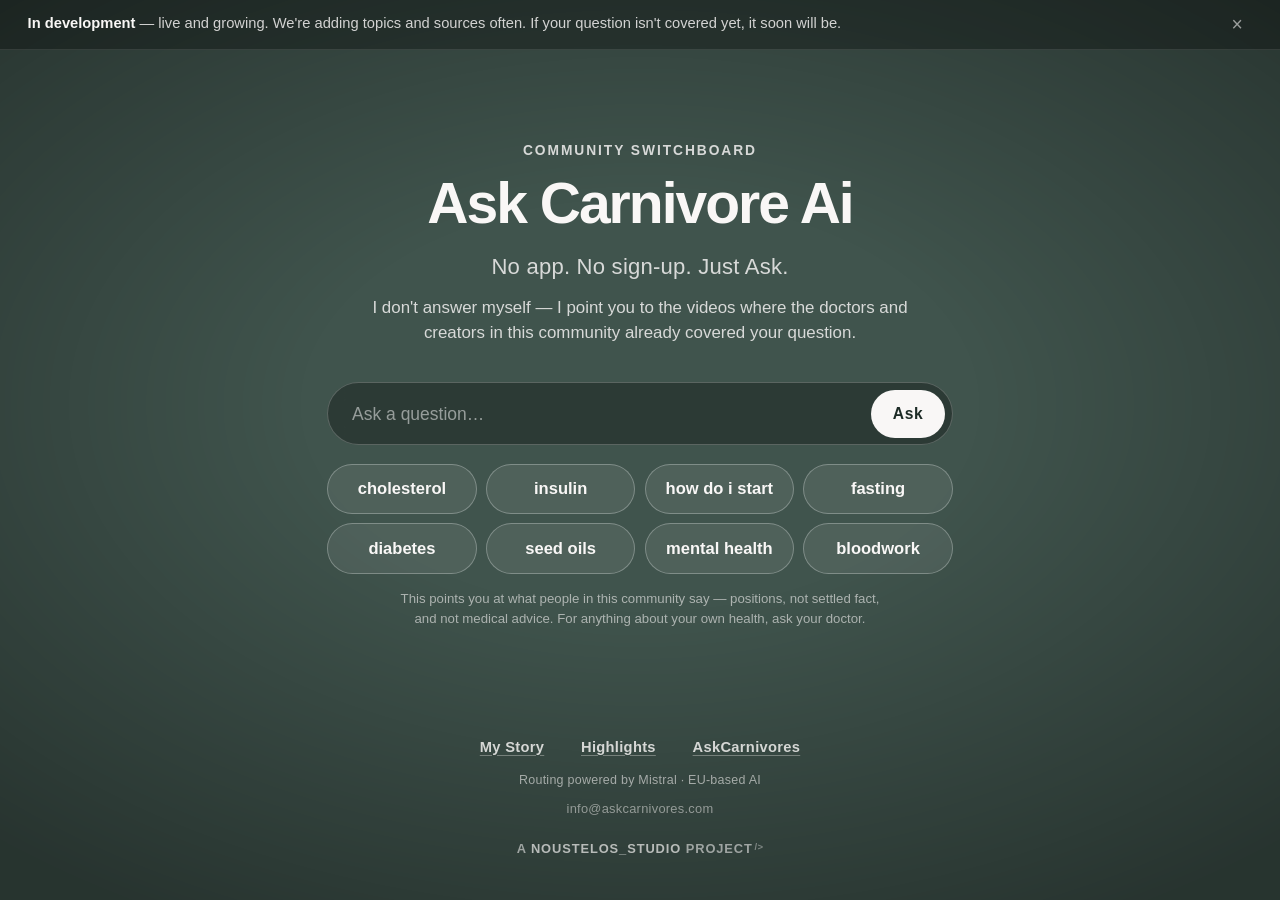
<file: index.html>
<!doctype html>
<html lang="en">
<head>
<meta charset="utf-8">
<meta name="viewport" content="width=device-width, initial-scale=1">
<title>Ask Carnivore Ai — No app. No sign-up. Just Ask.</title>
<meta name="description" content="Ask a question about the carnivore diet and get sent to the videos that cover it. No app, no sign-up.">
<meta name="theme-color" content="#4a1024">
<meta property="og:title" content="Ask Carnivore Ai">
<meta property="og:description" content="No app. No sign-up. Just Ask.">
<meta property="og:type" content="website">
<meta property="og:url" content="https://askcarnivore.com">
<link rel="icon" href="data:image/svg+xml,%3Csvg xmlns='http://www.w3.org/2000/svg' viewBox='0 0 100 100'%3E%3Ctext y='.9em' font-size='90'%3E%F0%9F%A5%A9%3C/text%3E%3C/svg%3E">
<link rel="stylesheet" href="chat.css">
<style>
  /* ------------------------------------------------------------------
     The landing page's own styles. The chat surface it shares with /embed
     is in chat.css; nothing here belongs to that.

     This page used to carry a morphing ring — circle → triangle → square,
     breathing, over a background that cycled through three hues. All of it
     came out on 2026-08-31: the animation first, then the mark itself. The
     audience is 50+ and many are managing brain fog, and a page that moves
     while it is being read is a cost paid by everyone who reads slowly.
     Nothing on this page loops now. Keep it that way.
     ------------------------------------------------------------------ */

  *, *::before, *::after {
    border: 0;
    box-sizing: border-box;
    margin: 0;
    padding: 0;
  }

  :root {
    /* One colour, and it stays. The page used to cycle wine -> sear -> indigo;
       that is gone (2026-08-31) for the same reason /embed never had it: this
       audience is 50+ and many are managing brain fog, and a background that
       moves is a small tax paid by everyone who reads slowly. The two other
       hues left with the animation rather than lingering as tokens nothing
       uses. Deepened from the original hsl(… 90% 50%) so white text clears
       WCAG AA on it (8.5:1). */
    /* Eucalyptus. Chosen 31/08/2026, replacing the wine.

       Every WORKING surface, as of 31/08/2026: this page, the /embed panel the
       portal frames, and /highlights — the last one a step darker in the same
       hue so its cards lift off the ground. If this value is ever changed
       again, those are the three places, plus one line in chat.css.

       /about is deliberately NOT one of them. It is dark wine, because colour
       here marks what a surface is for: eucalyptus where a person is asking or
       scanning, wine where they are reading a story start to finish. The long
       note by that page's own --c1 has the whole reasoning. Do not sweep it
       into this set for consistency — the difference is the point.

       Picked for contrast as much as for calm. White text on it is 7.24:1 and
       --fg-soft is 5.50:1, which is where the wine already sat (7.66 / 5.59) —
       so this is a swap with no accessibility cost. The two shades suggested
       first were lighter than they looked: #6b7d6a gives 4.09:1 and fails AA
       outright, #5f7268 gives 4.76:1 and drops --fg-soft to 3.79:1. Depth is
       what buys the calm here; lightness is what breaks it.

       The two that were also on the shortlist, if this is ever revisited:
         deeper : hsl(150 10% 26%)  — 8.98 / 6.65, the safest and the quietest
         lighter: hsl(145 12% 31%)  — 6.74 / 5.16, still passes */
    --c1: hsl(160 14% 29%);   /* eucalyptus */

    --fg:       hsl(20 20% 97%);
    --fg-soft:  hsl(20 18% 97% / .82);

    /* Both the colour cycle and the shape's own motion are switched off, so
       the two duration tokens that tuned them are gone with them. The mark is
       drawn once and holds. */

    --font: ui-sans-serif, -apple-system, BlinkMacSystemFont, "Segoe UI", Inter,
            Helvetica, Arial, sans-serif;

    font-size: clamp(1rem, 0.95rem + 0.25vw, 1.2rem);
  }

  body {
    min-height: 100svh;
    display: grid;
    /* Three rows so the credit sits at the foot without overlapping the mark
       on a short landscape viewport — main stays centred in what is left, and
       the status strip takes the top. Each child names its own row: dismissing
       the strip removes it from the grid, and auto-placement would then slide
       main into the top row and stop centring it. */
    grid-template-rows: auto 1fr auto;
    place-items: center;
    padding: 2rem 1.5rem;
    background-color: var(--c1);
    color: var(--fg);
    font-family: var(--font);
    line-height: 1.5;
    -webkit-font-smoothing: antialiased;
    text-rendering: optimizeLegibility;
    /* Was `overflow: hidden` when this page held four lines of text. The
       thread scrolls inside itself, but a long answer on a short phone still
       needs the page to give. Horizontal stays locked. */
    overflow-x: hidden;
  }

  /* Vignette — adds depth and keeps the edges from flattening out. */
  body::after {
    content: "";
    position: fixed;
    inset: 0;
    pointer-events: none;
    background: radial-gradient(ellipse 75% 65% at 50% 45%,
                                transparent 35%, hsl(0 0% 0% / .38) 100%);
  }

  /* ---- status strip ----
     Says how mature the site is, nothing more. The medical disclaimer under
     the ask box is a different promise and lives apart from this on purpose:
     merging them would let someone dismiss the disclaimer with an ×. */

  .status {
    grid-row: 1;
    justify-self: stretch;
    position: relative;
    z-index: 1;
    /* Full-bleed: cancels the body's 2rem/1.5rem padding, then puts it back
       inside so the text keeps the same gutter as everything else. */
    margin: -2rem -1.5rem 0;
    padding: .5rem 1.5rem;
    display: flex;
    align-items: center;
    gap: 1rem;
    /* A dark scrim rather than a fixed colour. It was needed when the
       background cycled through three hues; it stays because it still reads
       best on the wine, and because a strip that dims the ground under it is
       easier to separate from the page than one that tints it. */
    background: hsl(0 0% 0% / .3);
    border-bottom: 1px solid hsl(0 0% 100% / .1);
    color: var(--fg-soft);
    font-size: clamp(.72rem, 2.6vw, .8rem);
    line-height: 1.35;
    text-align: left;
  }

  .status p { margin: 0; }
  .status strong { color: var(--fg); font-weight: 600; }

  .status__x {
    flex: none;
    margin-left: auto;
    width: 1.65rem;
    height: 1.65rem;
    border-radius: .35rem;
    background: none;
    color: inherit;
    font: inherit;
    font-size: 1.05rem;
    line-height: 1;
    cursor: pointer;
    opacity: .7;
    transition: opacity .2s ease, background-color .2s ease;
  }

  .status__x:hover,
  .status__x:focus-visible { opacity: 1; background: hsl(0 0% 100% / .12); }

  .status__x:focus-visible {
    outline: 2px solid hsl(0 0% 100% / .75);
    outline-offset: 2px;
  }

  main {
    grid-row: 2;
    position: relative;
    z-index: 1;
    width: 100%;
    max-width: 34rem;
    text-align: center;
    animation: rise 1s cubic-bezier(.16, 1, .3, 1) both;
  }

  /* ---- the mark ---- */

  /* Once a conversation starts, the masthead steps back and gives the room to
     the answers. The mark stays — it is the one thing that carries over into
     the working state. */
  .is-active .pl { width: clamp(3rem, 12vw, 4rem); margin-bottom: 1.1rem; }
  .is-active h1  { font-size: clamp(1.35rem, 5vw, 1.7rem); }
  /* Both lines of the masthead's explanation go once a conversation is on
     screen: they are for the person who has not asked yet. The kicker stays —
     one small line, and it is what still says where you are next to the
     shrunken title. */
  .is-active .tagline,
  .is-active .explainer { display: none; }

  /* ---- type ---- */

  /* ---- kicker ----
     Copied by hand from askcarnivores.com (.eyebrow in its style.v5.css):
     0.75rem, .14em tracking, uppercase, weight 600, quiet colour. Same class
     name, same metrics, deliberately — it is the one line that says the two
     domains are one project, and it should be recognisable as such.

     The siloing rule applies as it does to the contact line and the studio
     credit: this is a COPY, not an import. If the portal's eyebrow ever
     changes, change it here by hand too.

     One deviation, the same one the studio credit makes: the portal paints it
     --ink-faint, which is tuned for its bone-coloured ground and would vanish
     on this one. It keeps the ROLE (quieter than everything under it) with
     --fg-soft, which is 5.50:1 here — small text, so it needs to clear 4.5:1
     and does.

     Sentence case in the markup, uppercased in CSS, exactly as the portal
     does it: the words stay readable if the stylesheet never arrives.

     It also takes the top-of-page breathing room the <h1> used to hold, since
     it now stands above it. */
  .eyebrow {
    margin: clamp(1rem, 4vw, 2rem) 0 .75rem;
    color: var(--fg-soft);
    font-size: clamp(.65rem, 2.4vw, .75rem);
    font-weight: 600;
    letter-spacing: .14em;
    line-height: 1.3;
    text-transform: uppercase;
  }

  h1 {
    /* No top margin of its own any more — the kicker above carries it. */
    margin-top: 0;
    font-size: clamp(2rem, 8vw, 3.1rem);
    font-weight: 700;
    letter-spacing: -.035em;
    line-height: 1.05;
    text-wrap: balance;
  }

  .tagline {
    margin-top: .9rem;
    font-size: clamp(1rem, 3.6vw, 1.2rem);
    font-weight: 500;
    letter-spacing: .01em;
    color: var(--fg-soft);
    text-wrap: balance;
  }

  /* The quiet explanation. Someone arriving here for the first time has no
     way of knowing this is not another chatbot that will tell them what to
     eat — this line says what the thing actually does, in the first person,
     before they type anything.

     Deliberately secondary: smaller than the tagline and in --fg-soft, so
     "Just Ask." keeps the weight and this reads as an aside rather than a
     second headline. Not dimmed any further with opacity — --fg-soft is
     5.50:1 on this ground and there is no room under that.

     English only. It is the one line on the page with no Greek half, which is
     a gap, not a decision — when the landing grows its own EN/EL switch this
     wants a data-el like everything else around it. */
  .explainer {
    max-width: 30rem;
    margin: .6rem auto 0;
    color: var(--fg-soft);
    font-size: clamp(.82rem, 3vw, .92rem);
    font-weight: 400;
    line-height: 1.5;
    text-wrap: pretty;
  }

  /* ---- the ask box ---- */

  /* The chat surface itself is styled in chat.css, shared with /embed. Only
     its placing on this page belongs here. */
  .chat { margin-top: 2rem; }

  /* ---- chips, laid out ----
     The chips themselves — border, radius, colour, the 2.75rem tap floor —
     are in chat.css, shared with /embed. What is here is only how the landing
     ARRANGES them, and it exists because eight of them in chat.css's centred
     flex-wrap would not sit symmetrically: the chips are different widths
     ("insulin" against "how do i start"), so the row breaks wherever the
     widths happen to run out and the last row is left short. That is exactly
     what the six looked like — five and an orphan.

     A grid fixes the count instead of hoping for it. Four columns and eight
     chips is two full rows at any width above the breakpoint, and two columns
     below it is four full rows on a phone. Equal columns also mean equal
     targets, which is worth something on its own here.

     The breakpoint is 42rem rather than the 34rem the column is capped at:
     at 34rem the four columns are ~120px and "how do i start" needs ~125px,
     so it would wrap inside its own chip. At 42rem there is ~15px of room per
     column, and it only grows from there.

     Scoped to this page's markup on purpose — /embed carries the shared flex
     rule and six chips, because a panel that tall would spend four rows on
     them and take it out of the thread. */
  #chips {
    display: grid;
    grid-template-columns: repeat(2, minmax(0, 1fr));
  }

  @media (min-width: 42rem) {
    #chips { grid-template-columns: repeat(4, minmax(0, 1fr)); }
  }

  /* Narrower side padding than the shared rule: the grid decides the width
     now, and the padding only has to keep the words off the border. The
     min-height is untouched — it is a tap-target floor, not a preference. */
  #chips button { padding-inline: .6rem; }

  /* ---- footer credit ---- */

  footer {
    grid-row: 3;
    position: relative;
    z-index: 1;
    margin-top: 2.5rem;
    /* The same three lines <main> has, and the reason this was crooked: the
       footer is centred as a grid ITEM, so its box hugs its widest child —
       but nothing centred the children inside that box. The short lines
       (.powered) and the inline-block credit (.by) therefore sat left while
       the ask box above them was centred. Matching main's max-width keeps the
       two columns the same width as well as the same axis. */
    width: 100%;
    max-width: 34rem;
    text-align: center;
    animation: rise 1s cubic-bezier(.16, 1, .3, 1) .25s both;
  }

  /* The contact line sits above the studio credit, and quieter than it: the
     signature belongs last, and neither should compete with the ask box. */
  .contact {
    /* block + fit-content, not inline-block: the credit below is inline-block
       too, and the two would share a line whenever the width allowed it. This
       takes its own line while the focus ring still hugs the text. */
    display: block;
    width: fit-content;
    margin: 0 auto .55rem;
    padding: .4rem .3rem;
    color: var(--fg-soft);
    font-size: clamp(.6rem, 2.3vw, .7rem);
    letter-spacing: .02em;
    line-height: 1;
    text-decoration: none;
    opacity: .6;
    transition: opacity .25s ease;
  }

  .contact:hover,
  .contact:focus-visible { opacity: 1; }

  /* Three links on one line, wrapping to two on a narrow phone. The row
     replaces what used to be a single centred "My Story", so the rule below
     lost its own margin to the row and kept everything else — all three
     links are the same thing and should look it. */
  .footer-nav {
    display: flex;
    flex-wrap: wrap;
    justify-content: center;
    gap: .25rem 1.1rem;
    margin-bottom: .55rem;
  }

  .footer-nav a,
  .about {
    display: block;
    width: fit-content;
    margin: 0;
    padding: .5rem .45rem;
    color: var(--fg);
    font-size: clamp(.7rem, 2.6vw, .8rem);
    font-weight: 600;
    letter-spacing: .02em;
    line-height: 1;
    text-decoration: underline;
    text-underline-offset: .22em;
    text-decoration-color: hsl(20 18% 97% / .4);
    opacity: .82;
    transition: opacity .25s ease, text-decoration-color .25s ease;
  }

  .footer-nav a:hover,
  .footer-nav a:focus-visible { opacity: 1; text-decoration-color: var(--fg); }

  .footer-nav a:focus-visible {
    border-radius: .35rem;
    outline: 2px solid hsl(0 0% 100% / .75);
    outline-offset: 2px;
  }

  /* Provider attribution: the quietest line of the three, and the only one
     that is not a link — it states a fact, it does not send anyone anywhere.
     Ordering in the footer is ascending weight: this, then the address, then
     the signature, which stays last. */
  .powered {
    margin: 0 0 .5rem;
    color: var(--fg-soft);
    font-size: clamp(.58rem, 2.2vw, .68rem);
    letter-spacing: .02em;
    line-height: 1;
    /* .7, not .5. This line is small and dim by design — it is disclosure,
       not a headline — but at .5 it landed on 2.61:1 against the ground,
       which is under every threshold there is, and it was under them on the
       old wine too. .7 brings it to 3.60:1: still visibly the quietest line
       in the footer, now actually readable by someone who needs to read it.
       Raising it further would start competing with the address above it. */
    opacity: .7;
  }

  .contact:focus-visible {
    border-radius: .35rem;
    outline: 2px solid hsl(0 0% 100% / .75);
    outline-offset: 2px;
  }

  .by {
    display: inline-block;
    padding: .4rem .3rem;
    color: var(--fg-soft);
    font-size: clamp(.6rem, 2.3vw, .7rem);
    font-weight: 600;
    letter-spacing: .07em;
    line-height: 1;
    text-decoration: none;
    white-space: nowrap;
    opacity: .68;
    transition: opacity .25s ease;
  }

  .by:hover,
  .by:focus-visible { opacity: 1; }

  .by:focus-visible {
    border-radius: .35rem;
    outline: 2px solid hsl(0 0% 100% / .75);
    outline-offset: 2px;
  }

  .by__name { font-weight: 700; color: var(--fg); }

  /* The studio's own mark, kept to its proportions: 0.74em, weight 600,
     letter-spacing .03em, lifted .32em off the baseline, and set apart by
     the same .18em gap. Only the colour differs — the site's #6f665b would
     disappear against these backgrounds, so the mark keeps its *role*
     (a quieter companion to the wordmark) rather than its exact value. */
  .by__mark {
    display: inline-block;
    margin-left: .18em;
    color: hsl(20 18% 97% / .58);
    font-size: .74em;
    font-weight: 600;
    letter-spacing: .03em;
    transform: translateY(-.32em);
  }

  /* ---- animations ---- */

  @keyframes rise {
    from { opacity: 0; transform: translateY(16px); }
    to   { opacity: 1; transform: none; }
  }

  /* Nothing on this page loops any more — the colour cycle and the shape
     animation are both gone — so this covers what is left: the one-shot rise
     on load and the handful of transitions. There is no SMIL to freeze from
     script now, which is why that script is gone too. */
  @media (prefers-reduced-motion: reduce) {
    *, *::before, *::after {
      animation: none !important;
      transition: none !important;
    }
  }
</style>
</head>
<body>
  <!-- Maturity, not liability. The medical disclaimer under the ask box is a
       separate promise and stays exactly where it is — never fold the two into
       one strip, or dismissing the notice would dismiss the disclaimer.

       English is in the markup so the page reads correctly with no JavaScript
       at all; the Greek copy is swapped in by the script at the foot when the
       browser asks for Greek. The × is created there too, so a visitor without
       JavaScript is not handed a button that does nothing. -->
  <aside class="status" id="status" aria-label="Site status">
    <p data-el="Σε ανάπτυξη — live και μεγαλώνει. Προσθέτουμε θέματα και πηγές συνεχώς. Αν δεν καλύπτεται ακόμα η ερώτησή σου, σύντομα θα καλύπτεται."><strong>In development</strong> — live and growing. We're adding topics and sources often. If your question isn't covered yet, it soon will be.</p>
  </aside>

  <main>
    <!-- The mark that used to stand here is gone (31/08/2026). It was a
         placeholder from the first day of the project — a circle that morphed
         to a triangle and a square — and once it stopped moving there was
         nothing left for it to say. The <h1> below does the job it was
         standing in for. Its paths are in the git history if they are ever
         wanted again; they do not need redrawing. -->

    <!-- The same words the portal's hero opens with, in the same treatment —
         a hand-made copy, not a shared asset (siloing). It is the first thing
         someone reads, and it names the thing this is: a switchboard the
         community runs. Never "bot", "AI" or "chatbot" here — those words set
         the wrong expectation for a surface that answers with other people's
         videos. -->
    <p class="eyebrow">Community switchboard</p>

    <h1>Ask Carnivore Ai</h1>

    <p class="tagline">No app. No sign-up. Just Ask.</p>

    <!-- Said plainly, once, before anyone types: this does not answer, it
         points. It is the pure-router promise in the visitor's own words
         rather than ours, and it is here because someone landing cold has
         otherwise no way to tell this from every other box that talks back. -->
    <p class="explainer">I don't answer myself — I point you to the videos where the doctors and creators in this community already covered your question.</p>

    <!-- The same chat surface the portal frames at /embed — one markup
         contract, one stylesheet, one client (chat.css / chat.js). -->
    <section class="chat" id="chat">
      <div class="chat__thread" id="thread" role="log" aria-live="polite" aria-label="Conversation"></div>

      <form class="chat__form" id="ask-form">
        <label class="visually-hidden" for="q">Ask about the carnivore diet</label>
        <!-- Deliberately generic. The examples live in the chips below, and
             saying them twice would make the box look like it only takes
             those. data-el-placeholder rather than data-el because a
             placeholder is an attribute, and the swap writes textContent. -->
        <input class="chat__input" id="q" name="q" type="text" autocomplete="off"
               enterkeyhint="send" maxlength="500" placeholder="Ask a question…"
               data-el-placeholder="Ρώτησε μια ερώτηση…" required>
        <button class="chat__send" id="send" type="submit">Ask</button>
      </form>

      <!-- Eight ways in, for someone who would rather not type. A chip puts its
           own words in the box and submits the form, so the bot receives
           exactly what it would have received from the keyboard — same flow,
           same gates, same answer. The behaviour is in chips.js.

           English, and that is the whole rule now (2026-09-01). These used to
           carry Greek in data-el; /embed has no language swap at all, so the
           same attributes would have sat inert there with nothing to report
           it. One language on both surfaces beats a hidden difference.

           Each word is an alias of a real topic in curation.json, checked
           before it was written here — a chip that lands on nothing is worse
           than no chip. "fat loss" was tried and dropped: the nearest topic is
           fat-loss-stall, which is deliberately about a plateau, so the chip
           would have asked something wider than the topic answers.

           They stay on screen after the first question: the second and third
           question deserve the shortcut as much as the first did.

           Eight, not six, since 02/09/2026, and the count is the point: six
           in a centred wrap broke as five and an orphan, which looks like a
           mistake. Eight fill two rows of four (the grid that guarantees it
           is in this page's own <style>), and the two that came back —
           seed oils, bloodwork — are the two topics people arrive already
           worried about. Every word is still an alias of a real topic in
           curation.json; both were checked again here.

           /embed deliberately keeps SIX. It is a panel, not a page: eight
           there wrap to four rows and take the space out of the thread that
           is scrolling above them. Different surface, different budget — not
           a mirror that was forgotten. -->
      <div class="chips" id="chips">
        <button type="button">cholesterol</button>
        <button type="button">insulin</button>
        <button type="button">how do i start</button>
        <button type="button">fasting</button>
        <button type="button">diabetes</button>
        <button type="button">seed oils</button>
        <button type="button">mental health</button>
        <button type="button">bloodwork</button>
      </div>

      <!-- The framing rule is the accuracy disclaimer; the medical line sits on
           top of it. Both are visible before the first question is asked. -->
      <p class="chat__note">
        This points you at what people in this community say — positions, not
        settled fact, and not medical advice. For anything about your own health,
        ask your doctor.
      </p>
    </section>
  </main>

  <footer>
    <!-- Who built this and why. Same data-el pattern as the status strip:
         English in the markup so it reads without JavaScript, Greek in the
         attribute. The script at the foot picks between them — and honours a
         language already chosen on /about, which is where that preference is
         set today and where the site's EN/EL toggle will grow from. -->
    <!-- Three links, and no nav at the top: the ask box is the page, and a
         menu above it would compete with it. Down here they are found by
         someone who has finished asking, which is when they are wanted.

         AskCarnivores is the plural domain — the directory of people. It is a
         public hyperlink and nothing more; the two projects share no code,
         no tokens and no analytics (siloing rule). -->
    <nav class="footer-nav" aria-label="Elsewhere">
      <a class="about" href="/about" data-el="Η ιστορία μου">My Story</a>
      <a href="/highlights" data-el="Επιλογές">Highlights</a>
      <a href="https://askcarnivores.com" target="_blank" rel="noopener"
         data-el="AskCarnivores">AskCarnivores</a>
    </nav>

    <!-- Which model does the routing, and where it is hosted. Plain text, no
         link and no logo: this is disclosure, not a partnership badge, and a
         provider mark would need permission we have not asked for.

         This belongs to the bot alone, and to /embed, which is the same bot
         seen through the portal's panel. It does NOT go on askcarnivores.com:
         that site is static and routes nothing, so the sentence would be a
         claim about software it does not run. -->
    <p class="powered">Routing powered by Mistral · EU-based AI</p>

    <!-- Contact. COPIED BY HAND from askcarnivores.com, not shared and not
         imported — the siloing rule duplicates shared elements across the two
         repos and accepts the double maintenance. Change it here too if it
         ever changes there.

         It is the PLURAL domain's address on the singular domain, deliberately:
         info@askcarnivores.com is the mailbox that exists. Do not "correct" it
         to info@askcarnivore.com unless that mailbox is real — a mailto: that
         bounces is worse than no address at all, which is why this site shipped
         without one until now.

         Shown in full rather than behind the word "Contact" (copyable without a
         mail handler), and with no target/rel: it hands off to a mail client,
         it does not open a page.

         The email_off markers are load-bearing, not decoration. Cloudflare's
         Email Address Obfuscation (Scrape Shield, on by default on every zone)
         rewrites any address it finds into a "[email protected]" placeholder and
         injects /cdn-cgi/scripts/.../email-decode.min.js to restore it. On
         askcarnivores.com that script is blocked by the CSP, so the placeholder
         is all a visitor ever sees. This branch ships a CSP too (_headers), so
         the same thing would happen here.
         These markers tell Cloudflare to leave the address alone, which is what
         we want regardless: the role address is unobfuscated on purpose. -->
    <!--email_off--><a class="contact" href="mailto:info@askcarnivores.com">info@askcarnivores.com</a><!--/email_off-->

    <!-- The "/>" is the studio's mark, not punctuation — decorative here,
         so it stays out of the accessible name ("A NOUSTELOS_STUDIO PROJECT"). -->
    <a class="by" href="https://noustelos.gr/" target="_blank" rel="noopener">A <span class="by__name">NOUSTELOS_STUDIO</span> PROJECT<span class="by__mark" aria-hidden="true">/&gt;</span></a>
  </footer>

<script>
  /* Greek copy for a Greek reader, and a × that stays dismissed.
     localStorage is wrapped because a locked-down browser throws on access
     rather than returning null — a notice is not worth an exception that
     stops the rest of this file running. */
  (function () {
    var store = function (fn) { try { return fn(localStorage); } catch (e) { return null; } };

    /* One decision, used by everything on this page that speaks. A choice
       made on /about wins; the browser's language is the fallback. This page
       has no switch of its own yet — when it grows one, it reads and writes
       this same key, so the two surfaces cannot disagree. */
    var saved = store(function (s) { return s.getItem('lang'); });
    var greek = saved === 'el' || (saved !== 'en' && /^el\b/i.test(navigator.language || ''));

    var swap = function (node) {
      if (!greek || !node) return;
      node.lang = 'el';
      node.textContent = node.dataset.el;
    };

    /* Everything that carries a Greek half, in one pass, rather than a list of
       named nodes that goes stale. Anything given the attribute later is
       bilingual for free.

       The chips are NOT in this set any more and that is deliberate: they are
       English on both surfaces, because /embed has no swap of its own and a
       data-el there would sit inert with nothing to report it. */
    document.querySelectorAll('[data-el]').forEach(swap);

    /* A placeholder is an attribute, not text, so it needs its own line —
       swap() writes textContent and would do nothing here. */
    if (greek) {
      document.querySelectorAll('[data-el-placeholder]').forEach(function (node) {
        node.placeholder = node.dataset.elPlaceholder;
      });
    }

    var strip = document.getElementById('status');

    if (store(function (s) { return s.getItem('status-dismissed'); }) === '1') {
      strip.remove();
      return;
    }

    var close = document.createElement('button');
    close.type = 'button';
    close.className = 'status__x';
    close.textContent = '×';
    close.setAttribute('aria-label', strip.querySelector('p').lang === 'el' ? 'Κλείσιμο' : 'Dismiss');
    close.addEventListener('click', function () {
      strip.remove();
      store(function (s) { return s.setItem('status-dismissed', '1'); });
    });
    strip.append(close);
  })();
</script>
<script src="chat.js"></script>

<script src="chips.js"></script>
</body>
</html>
</file>
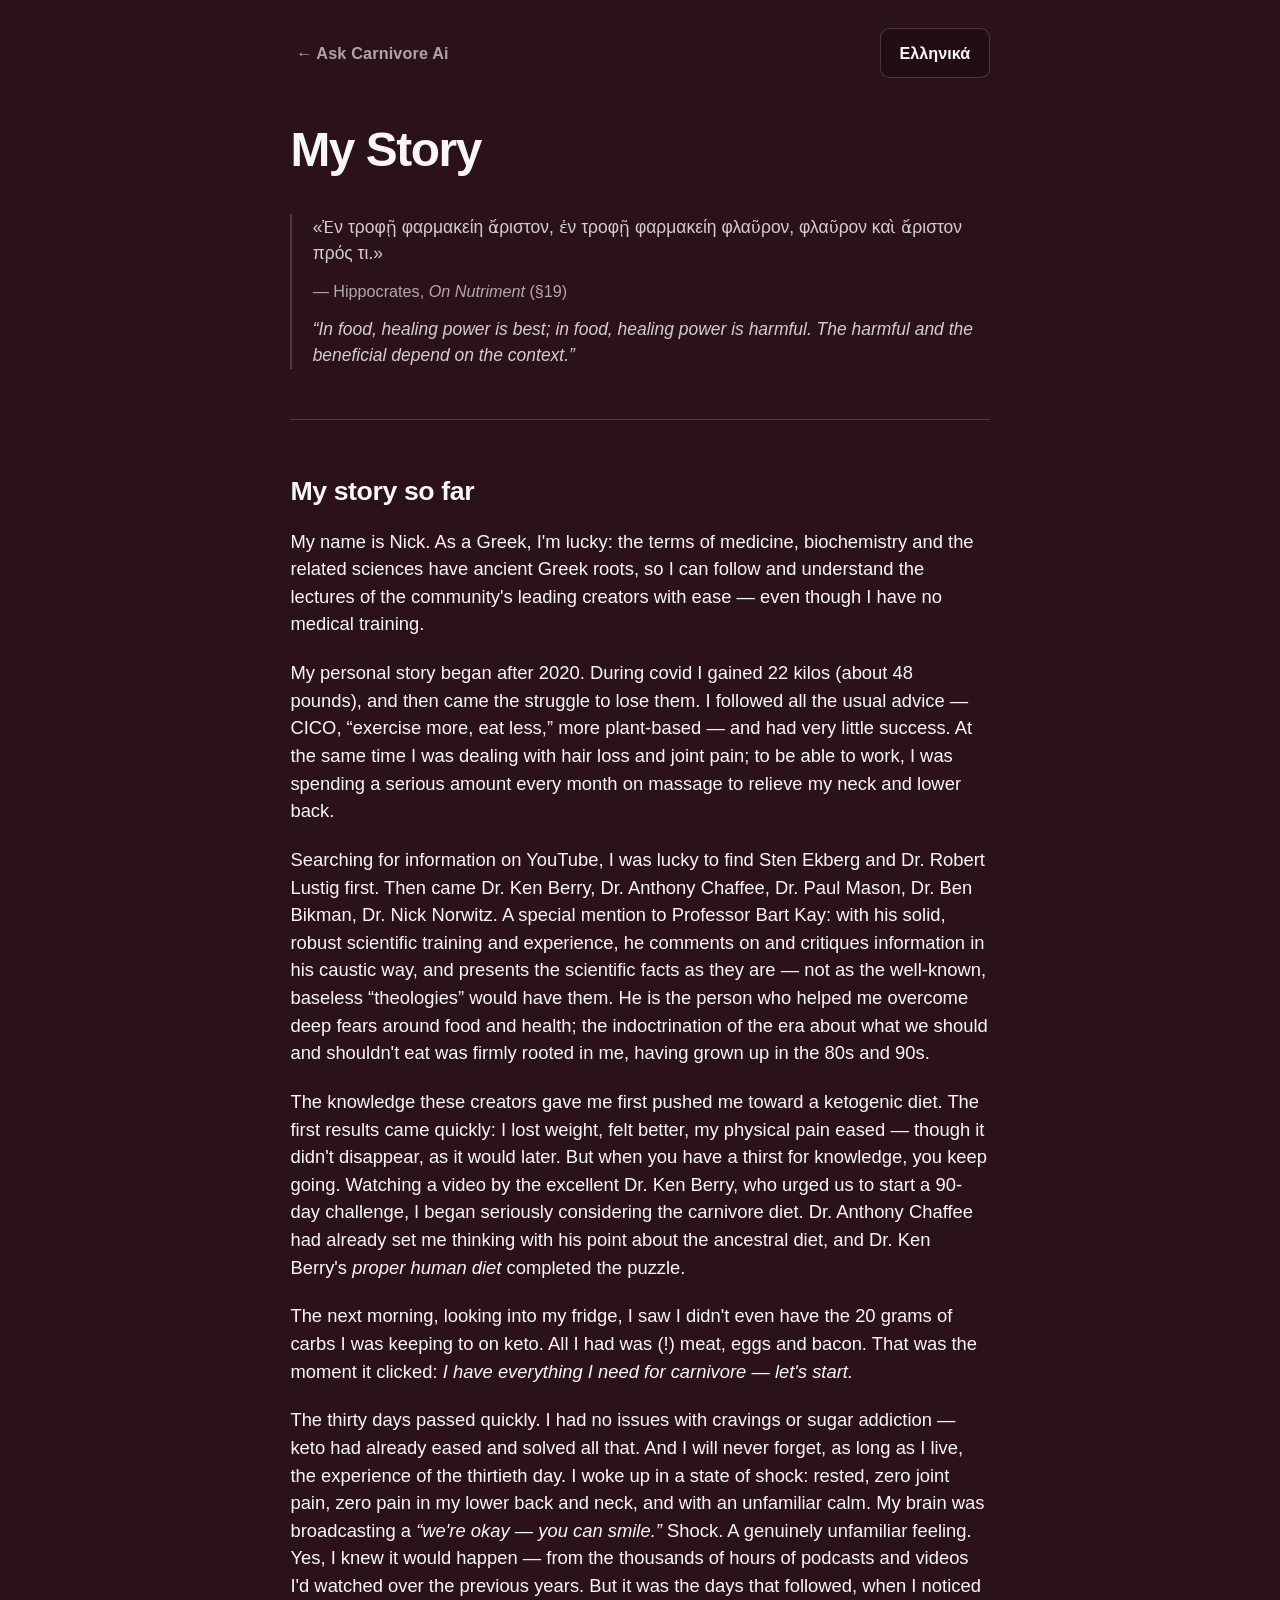
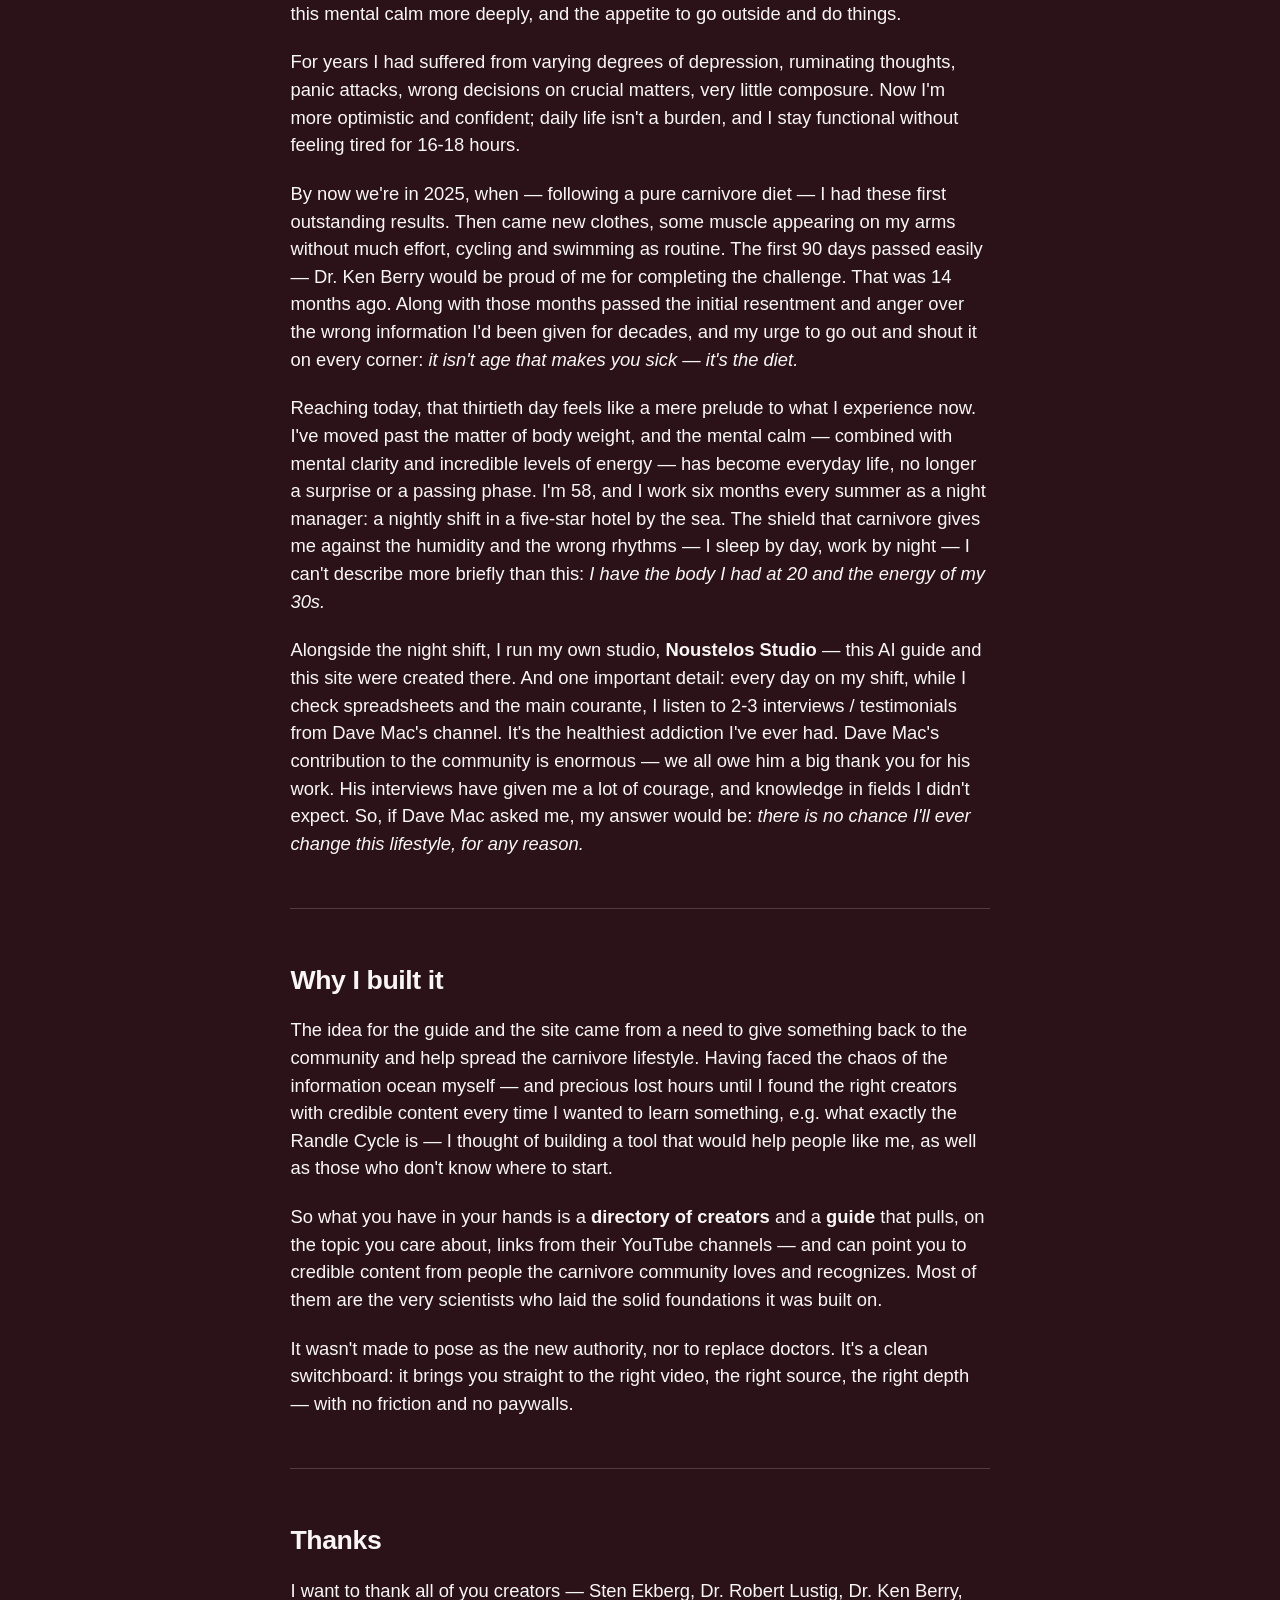
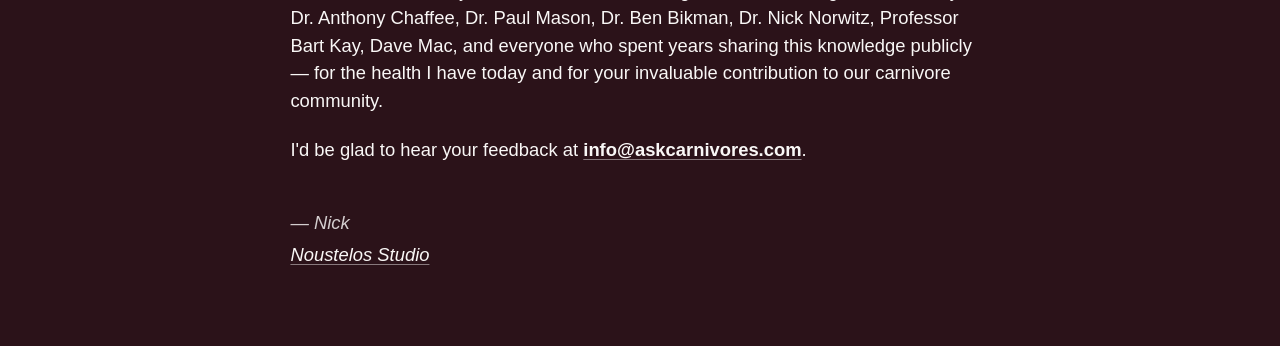
<file: about.html>
<!doctype html>
<html lang="en">
<head>
<meta charset="utf-8">
<meta name="viewport" content="width=device-width, initial-scale=1">
<title>My Story — Ask Carnivore Ai</title>
<meta name="description" content="Why Ask Carnivore Ai exists, and the personal story behind it — in English and in Greek.">
<meta name="theme-color" content="#4a1024">
<meta property="og:title" content="My Story — Ask Carnivore Ai">
<meta property="og:description" content="Why Ask Carnivore Ai exists, and the personal story behind it.">
<meta property="og:type" content="article">
<meta property="og:url" content="https://askcarnivore.com/about">
<link rel="icon" href="data:image/svg+xml,%3Csvg xmlns='http://www.w3.org/2000/svg' viewBox='0 0 100 100'%3E%3Ctext y='.9em' font-size='90'%3E%F0%9F%A5%A9%3C/text%3E%3C/svg%3E">
<style>
  /* ------------------------------------------------------------------
     /about — the one page on this site that is read rather than used.

     Deliberately still. The landing cycles through three colours over 27s
     and morphs its mark every 10.8s; underneath two thousand words of
     prose that is a distraction, not an identity. So this page keeps the
     palette and drops the motion, the same trade /embed already makes:
     one resting colour (--c1, wine), no mark, no vignette.

     Bilingual by duplication, not by templating. Both languages ship in
     the markup; English is the one that survives with JavaScript off,
     exactly as the landing's status strip does. The switch at the top is
     the prototype for the landing's own EN/EL toggle — same regex, same
     localStorage key ('lang'), so the two will agree when it lands.
     ------------------------------------------------------------------ */

  *, *::before, *::after {
    border: 0;
    box-sizing: border-box;
    margin: 0;
    padding: 0;
  }

  :root {
    /* Dark wine, and the ONLY page here that is still any kind of wine. That
       is a deliberate split, not a page that got missed when the rest moved to
       eucalyptus (31/08/2026) — do not "fix" it for consistency.

       The rule: colour marks what the surface is FOR.

         eucalyptus  the working surfaces — the landing, /embed inside the
                     portal's panel, /highlights. Places where a person is
                     asking a question or scanning video links. Calm, cool,
                     built to be looked THROUGH.
         wine        the narrative surface — this page, and only this page.
                     A personal story, read start to finish. Warm, and it says
                     "you are reading here, not searching."

       Someone arriving from the ask box should feel the room change. If every
       surface were the same colour, the story would read as one more panel of
       the tool instead of the thing behind it.

       Dark rather than the old bright hsl(343 72% 34%): this page is the
       longest read on the site, and the bright wine was chosen as a landing
       backdrop with three or four lines of text on it, not as something to
       hold two thousand words. White text on this is 16.34:1, --fg-soft at
       .82 is 11.24:1 — the most readable ground anywhere in either repo,
       which is what a long read should have.

       The portal's own My Story page is NOT this colour and is not meant to
       be: it lives in that site's light bone palette, with its own header,
       footer and menu. The two pages mirror their COPY, never their chrome. */
    --c1: hsl(343 40% 12%);          /* dark wine — the narrative surface */

    --fg:       hsl(20 20% 97%);
    --fg-soft:  hsl(20 18% 97% / .82);
    --rule:     hsl(20 18% 97% / .18);

    --font: ui-sans-serif, -apple-system, BlinkMacSystemFont, "Segoe UI", Inter,
            Helvetica, Arial, sans-serif;

    font-size: clamp(1rem, 0.95rem + 0.25vw, 1.2rem);
  }

  body {
    min-height: 100svh;
    padding: 1.5rem 1.25rem 4rem;
    /* Static. No animation property at all — see the note at the top. */
    background-color: var(--c1);
    color: var(--fg);
    font-family: var(--font);
    line-height: 1.5;
    -webkit-font-smoothing: antialiased;
    text-rendering: optimizeLegibility;
    overflow-x: hidden;
  }

  /* ---- top bar: the way back, and the way into the other language ---- */

  .bar {
    display: flex;
    align-items: center;
    justify-content: space-between;
    gap: 1rem;
    width: 100%;
    max-width: 38rem;
    margin: 0 auto 2.5rem;
  }

  .home {
    padding: .5rem .3rem;
    color: var(--fg-soft);
    font-size: clamp(.78rem, 3vw, .88rem);
    font-weight: 600;
    letter-spacing: .01em;
    text-decoration: none;
    opacity: .78;
    transition: opacity .25s ease;
  }

  .home:hover,
  .home:focus-visible { opacity: 1; }

  /* Words, not a flag and not "EN | EL": the audience skews 50+ and a
     two-letter code is not a thing you recognise as a control (§16). The
     button always names the language you would be switching TO. */
  .lang {
    flex: none;
    padding: .6rem 1rem;
    /* 2.75rem — a comfortable tap target on a phone, per the same rule. */
    min-height: 2.75rem;
    border: 1px solid var(--rule);
    border-radius: .5rem;
    background: hsl(0 0% 0% / .22);
    color: var(--fg);
    font: inherit;
    font-size: clamp(.78rem, 3vw, .88rem);
    font-weight: 600;
    line-height: 1;
    cursor: pointer;
    transition: background-color .2s ease, border-color .2s ease;
  }

  .lang:hover,
  .lang:focus-visible { background: hsl(0 0% 0% / .34); border-color: hsl(20 18% 97% / .34); }

  .home:focus-visible,
  .lang:focus-visible {
    border-radius: .5rem;
    outline: 2px solid hsl(0 0% 100% / .75);
    outline-offset: 2px;
  }

  /* ---- the reading column ---- */

  article {
    width: 100%;
    max-width: 38rem;
    margin: 0 auto;
  }

  h1 {
    margin-bottom: 2rem;
    font-size: clamp(1.9rem, 7vw, 2.6rem);
    font-weight: 700;
    letter-spacing: -.03em;
    line-height: 1.1;
    text-wrap: balance;
  }

  h2 {
    margin: 3rem 0 1.1rem;
    font-size: clamp(1.2rem, 4.5vw, 1.45rem);
    font-weight: 700;
    letter-spacing: -.015em;
    line-height: 1.2;
  }

  p { margin-bottom: 1.15rem; }

  p:last-child { margin-bottom: 0; }

  /* The epigraph. The Greek is the source, the English under it a gloss —
     so the quotation carries both on both versions of the page, and only
     the attribution line changes language. */
  blockquote {
    margin-bottom: 2.5rem;
    padding-left: 1.1rem;
    border-left: 2px solid var(--rule);
    color: var(--fg-soft);
  }

  blockquote p { margin-bottom: .7rem; font-size: .95em; }
  blockquote p:last-child { margin-bottom: 0; }

  .cite { font-size: .88em; opacity: .8; }
  .gloss { font-style: italic; }

  hr {
    height: 1px;
    margin: 2.75rem 0;
    background: var(--rule);
  }

  /* The sign-off: quieter than the body, and set apart from it. */
  .sign {
    margin-top: 2.5rem;
    color: var(--fg-soft);
    font-style: italic;
  }

  .sign p { margin-bottom: .2rem; }

  a:not(.home):not(.lang) {
    color: var(--fg);
    text-decoration: underline;
    text-underline-offset: .18em;
    text-decoration-color: hsl(20 18% 97% / .45);
    transition: text-decoration-color .25s ease;
  }

  a:not(.home):not(.lang):hover,
  a:not(.home):not(.lang):focus-visible { text-decoration-color: var(--fg); }

  a:not(.home):not(.lang):focus-visible {
    border-radius: .2rem;
    outline: 2px solid hsl(0 0% 100% / .75);
    outline-offset: 2px;
  }

  @media (prefers-reduced-motion: reduce) {
    *, *::before, *::after { transition: none !important; }
  }
</style>
</head>
<body>

  <nav class="bar">
    <!-- Not translated, and deliberately so: the label is the wordmark, which
         is the same in both languages. The arrow carries the "back". -->
    <a class="home" href="/">← Ask Carnivore Ai</a>

    <!-- Hidden until the script takes it over, so a visitor without
         JavaScript is never handed a button that does nothing — the same
         reasoning that makes the landing build its × in script. -->
    <button class="lang" id="lang" type="button" hidden>Ελληνικά</button>
  </nav>

  <!-- ================================================================
       Both languages ship in full. English first and unhidden: it is the
       fallback when there is no script to make a choice.
       ================================================================ -->

  <article id="en" lang="en">
    <h1>My Story</h1>

    <blockquote>
      <p lang="grc">«Ἐν τροφῇ φαρμακείη ἄριστον, ἐν τροφῇ φαρμακείη φλαῦρον, φλαῦρον καὶ ἄριστον πρός τι.»</p>
      <p class="cite">— Hippocrates, <em>On Nutriment</em> (§19)</p>
      <p class="gloss">“In food, healing power is best; in food, healing power is harmful. The harmful and the beneficial depend on the context.”</p>
    </blockquote>

    <hr>

    <h2>My story so far</h2>

    <p>My name is Nick. As a Greek, I'm lucky: the terms of medicine, biochemistry and the related sciences have ancient Greek roots, so I can follow and understand the lectures of the community's leading creators with ease — even though I have no medical training.</p>

    <p>My personal story began after 2020. During covid I gained 22 kilos (about 48 pounds), and then came the struggle to lose them. I followed all the usual advice — CICO, “exercise more, eat less,” more plant-based — and had very little success. At the same time I was dealing with hair loss and joint pain; to be able to work, I was spending a serious amount every month on massage to relieve my neck and lower back.</p>

    <p>Searching for information on YouTube, I was lucky to find Sten Ekberg and Dr. Robert Lustig first. Then came Dr. Ken Berry, Dr. Anthony Chaffee, Dr. Paul Mason, Dr. Ben Bikman, Dr. Nick Norwitz. A special mention to Professor Bart Kay: with his solid, robust scientific training and experience, he comments on and critiques information in his caustic way, and presents the scientific facts as they are — not as the well-known, baseless “theologies” would have them. He is the person who helped me overcome deep fears around food and health; the indoctrination of the era about what we should and shouldn't eat was firmly rooted in me, having grown up in the 80s and 90s.</p>

    <p>The knowledge these creators gave me first pushed me toward a ketogenic diet. The first results came quickly: I lost weight, felt better, my physical pain eased — though it didn't disappear, as it would later. But when you have a thirst for knowledge, you keep going. Watching a video by the excellent Dr. Ken Berry, who urged us to start a 90-day challenge, I began seriously considering the carnivore diet. Dr. Anthony Chaffee had already set me thinking with his point about the ancestral diet, and Dr. Ken Berry's <em>proper human diet</em> completed the puzzle.</p>

    <p>The next morning, looking into my fridge, I saw I didn't even have the 20 grams of carbs I was keeping to on keto. All I had was (!) meat, eggs and bacon. That was the moment it clicked: <em>I have everything I need for carnivore — let's start.</em></p>

    <p>The thirty days passed quickly. I had no issues with cravings or sugar addiction — keto had already eased and solved all that. And I will never forget, as long as I live, the experience of the thirtieth day. I woke up in a state of shock: rested, zero joint pain, zero pain in my lower back and neck, and with an unfamiliar calm. My brain was broadcasting a <em>“we're okay — you can smile.”</em> Shock. A genuinely unfamiliar feeling. Yes, I knew it would happen — from the thousands of hours of podcasts and videos I'd watched over the previous years. But it was the days that followed, when I noticed this mental calm more deeply, and the appetite to go outside and do things.</p>

    <p>For years I had suffered from varying degrees of depression, ruminating thoughts, panic attacks, wrong decisions on crucial matters, very little composure. Now I'm more optimistic and confident; daily life isn't a burden, and I stay functional without feeling tired for 16-18 hours.</p>

    <p>By now we're in 2025, when — following a pure carnivore diet — I had these first outstanding results. Then came new clothes, some muscle appearing on my arms without much effort, cycling and swimming as routine. The first 90 days passed easily — Dr. Ken Berry would be proud of me for completing the challenge. That was 14 months ago. Along with those months passed the initial resentment and anger over the wrong information I'd been given for decades, and my urge to go out and shout it on every corner: <em>it isn't age that makes you sick — it's the diet.</em></p>

    <p>Reaching today, that thirtieth day feels like a mere prelude to what I experience now. I've moved past the matter of body weight, and the mental calm — combined with mental clarity and incredible levels of energy — has become everyday life, no longer a surprise or a passing phase. I'm 58, and I work six months every summer as a night manager: a nightly shift in a five-star hotel by the sea. The shield that carnivore gives me against the humidity and the wrong rhythms — I sleep by day, work by night — I can't describe more briefly than this: <em>I have the body I had at 20 and the energy of my 30s.</em></p>

    <p>Alongside the night shift, I run my own studio, <strong>Noustelos Studio</strong> — this AI guide and this site were created there. And one important detail: every day on my shift, while I check spreadsheets and the main courante, I listen to 2-3 interviews / testimonials from Dave Mac's channel. It's the healthiest addiction I've ever had. Dave Mac's contribution to the community is enormous — we all owe him a big thank you for his work. His interviews have given me a lot of courage, and knowledge in fields I didn't expect. So, if Dave Mac asked me, my answer would be: <em>there is no chance I'll ever change this lifestyle, for any reason.</em></p>

    <hr>

    <h2>Why I built it</h2>

    <p>The idea for the guide and the site came from a need to give something back to the community and help spread the carnivore lifestyle. Having faced the chaos of the information ocean myself — and precious lost hours until I found the right creators with credible content every time I wanted to learn something, e.g. what exactly the Randle Cycle is — I thought of building a tool that would help people like me, as well as those who don't know where to start.</p>

    <p>So what you have in your hands is a <strong>directory of creators</strong> and a <strong>guide</strong> that pulls, on the topic you care about, links from their YouTube channels — and can point you to credible content from people the carnivore community loves and recognizes. Most of them are the very scientists who laid the solid foundations it was built on.</p>

    <p>It wasn't made to pose as the new authority, nor to replace doctors. It's a clean switchboard: it brings you straight to the right video, the right source, the right depth — with no friction and no paywalls.</p>

    <hr>

    <h2>Thanks</h2>

    <p>I want to thank all of you creators — Sten Ekberg, Dr. Robert Lustig, Dr. Ken Berry, Dr. Anthony Chaffee, Dr. Paul Mason, Dr. Ben Bikman, Dr. Nick Norwitz, Professor Bart Kay, Dave Mac, and everyone who spent years sharing this knowledge publicly — for the health I have today and for your invaluable contribution to our carnivore community.</p>

    <!-- email_off, exactly as in the landing's footer: Cloudflare's Email
         Address Obfuscation (Scrape Shield, on by default) would otherwise
         rewrite this into a "[email protected]" placeholder and inject a
         decode script to restore it — a script this page's CSP blocks. -->
    <p>I'd be glad to hear your feedback at <strong><!--email_off--><a href="mailto:info@askcarnivores.com">info@askcarnivores.com</a><!--/email_off--></strong>.</p>

    <div class="sign">
      <p>— Nick</p>
      <p><a href="https://noustelos.gr" target="_blank" rel="noopener">Noustelos Studio</a></p>
    </div>
  </article>

  <article id="el" lang="el" hidden>
    <h1>Η ιστορία μου</h1>

    <blockquote>
      <p lang="grc">«Ἐν τροφῇ φαρμακείη ἄριστον, ἐν τροφῇ φαρμακείη φλαῦρον, φλαῦρον καὶ ἄριστον πρός τι.»</p>
      <p class="cite">— Ιπποκράτης, <em>Περί Τροφής</em> (§19)</p>
      <p class="gloss">«Στην τροφή υπάρχει θεραπευτική δύναμη άριστη· στην τροφή υπάρχει και βλαβερή. Το βλαβερό και το άριστο εξαρτώνται από την περίπτωση.»</p>
    </blockquote>

    <hr>

    <h2>Η ιστορία μου μέχρι τώρα</h2>

    <p>Με λένε Nick. Σαν Έλληνας είμαι τυχερός: οι όροι της ιατρικής, της βιοχημείας και των συναφών επιστημών έχουν αρχαιοελληνικές ρίζες, έτσι παρακολουθώ και κατανοώ άνετα τις διαλέξεις των επιφανών δημιουργών της κοινότητας — παρότι δεν έχω ιατρική εκπαίδευση.</p>

    <p>Η προσωπική μου ιστορία ξεκίνησε μετά το 2020. Την εποχή του covid πήρα 22 κιλά (περίπου 48 pounds), και μετά άρχισε ο αγώνας να τα χάσω. Ακολούθησα όλα τα γνωστά — CICO, «ασκήσου περισσότερο, φάε λιγότερο», περισσότερο plant-based — και είχα ελάχιστη επιτυχία. Την ίδια στιγμή αντιμετώπιζα τριχόπτωση και πόνους στις αρθρώσεις· για να μπορώ να δουλεύω, ξόδευα κάθε μήνα ένα σοβαρό ποσό σε μασάζ για ανακούφιση στον αυχένα και τη μέση.</p>

    <p>Αναζητώντας πληροφορίες στο YouTube, είχα την τύχη να βρω πρώτους τον Sten Ekberg και τον Dr. Robert Lustig. Ακολούθησαν ο Dr. Ken Berry, ο Dr. Anthony Chaffee, ο Dr. Paul Mason, ο Dr. Ben Bikman, ο Dr. Nick Norwitz. Ειδική μνεία στον καθηγητή Bart Kay: με τη στέρεη, robust επιστημονική κατάρτιση και εμπειρία του, σχολιάζει και κριτικάρει με καυστικό τρόπο τις πληροφορίες και παρουσιάζει τα επιστημονικά γεγονότα όπως είναι — όχι όπως τα θέλουν οι γνωστές, ανυπόστατες «θεολογίες». Είναι ο άνθρωπος που με βοήθησε να ξεπεράσω ισχυρές φοβίες γύρω από τη διατροφή και την υγεία· το indoctrination της εποχής για το τι πρέπει και τι δεν πρέπει να τρώμε ήταν βαθιά ριζωμένο μέσα μου, καθώς μεγάλωσα στα 80s και τα 90s.</p>

    <p>Η γνώση που μου έδωσαν αυτοί οι δημιουργοί με ώθησε αρχικά στην κετογονική διατροφή. Γρήγορα ήρθαν τα πρώτα αποτελέσματα: έχασα κιλά, ένιωσα καλύτερα, μειώθηκαν οι σωματικοί πόνοι — αλλά δεν εξαφανίστηκαν, όπως θα γινόταν αργότερα. Όταν όμως έχεις τη δίψα για γνώση, συνεχίζεις. Παρακολουθώντας ένα βίντεο του εξαιρετικού Dr. Ken Berry, που μας παρότρυνε να ξεκινήσουμε ένα 90-day challenge, άρχισα να σκέφτομαι σοβαρά να ακολουθήσω την carnivore διατροφή. Με είχε ήδη βάλει σε σκέψεις ο Dr. Anthony Chaffee με την επισήμανσή του για την ancestral diet, και η <em>proper human diet</em> του Dr. Ken Berry αλληλοσυμπλήρωσαν το παζλ.</p>

    <p>Την επόμενη μέρα το πρωί, κοιτάζοντας το ψυγείο μου, είδα ότι δεν είχα καν τα 20 γραμμάρια υδατανθράκων που ακολουθούσα στην keto. Είχα μόνο (!) κρέας, αβγά και bacon. Εκείνη τη στιγμή έγινε το κλικ: <em>έχω ό,τι χρειάζομαι για carnivore — ας το ξεκινήσω.</em></p>

    <p>Οι τριάντα μέρες πέρασαν γρήγορα. Δεν είχα θέματα με cravings ή sugar addiction — η keto τα είχε ήδη απαλύνει και λύσει όλα αυτά. Και δεν θα ξεχάσω ποτέ όσο ζω την εμπειρία της τριακοστής ημέρας. Ξύπνησα σε κατάσταση σοκ: ξεκούραστος, μηδέν πόνοι στις αρθρώσεις, μηδέν πόνοι στη μέση και τον αυχένα, και με μια πρωτόγνωρη ηρεμία. Ο εγκέφαλος εξέπεμπε ένα <em>«είμαστε καλά· μπορείς να χαμογελάσεις»</em>. Σοκ. Ένα αληθινά πρωτόγνωρο συναίσθημα. Ναι, το ήξερα ότι θα συμβεί — από τις χιλιάδες ώρες podcasts και βίντεο που είχα παρακολουθήσει τα προηγούμενα χρόνια. Αλλά ήταν οι μέρες που ακολούθησαν, όπου πρόσεξα περισσότερο αυτή την ψυχική ηρεμία και την όρεξη να βγω έξω, να κάνω πράγματα.</p>

    <p>Για χρόνια υπέφερα από διάφορες διαβαθμίσεις κατάθλιψης, ruminating thoughts, κρίσεις πανικού, λάθος αποφάσεις σε καίρια θέματα, ελάχιστη ψυχραιμία. Πλέον είμαι πιο αισιόδοξος και με αυτοπεποίθηση· η καθημερινότητα δεν είναι βάρος, και είμαι λειτουργικός χωρίς να νιώθω κούραση για 16-18 ώρες.</p>

    <p>Βρισκόμαστε πλέον στο 2025, όταν, ακολουθώντας pure carnivore διατροφή, είχα αυτά τα πρώτα εξαιρετικά αποτελέσματα. Ακολούθησαν αγορές νέων ρούχων, κάποιοι μύες στα χέρια που εμφανίστηκαν χωρίς μεγάλη προσπάθεια, ποδήλατο και κολύμπι ως καθημερινότητα. Οι πρώτες 90 ημέρες πέρασαν άνετα — ο Dr. Ken Berry θα ήταν περήφανος για μένα για την επιτυχή εκπλήρωση του challenge. Από τότε πέρασαν 14 μήνες. Μαζί τους πέρασε και η αρχική αγανάκτηση, ο θυμός για τις λάθος πληροφορίες που μου έδιναν όλες αυτές τις δεκαετίες, και η ανάγκη μου να βγω να το φωνάξω σε κάθε γωνιά: <em>δεν είναι η ηλικία που σας κάνει άρρωστους — είναι η διατροφή.</em></p>

    <p>Φτάνοντας στο σήμερα, εκείνη η τριακοστή ημέρα μοιάζει απλό προεόρτιο για όσα βιώνω τώρα. Έχω ξεπεράσει το θέμα του σωματικού βάρους, και η ψυχική ηρεμία — σε συνδυασμό με πνευματική διαύγεια και απίστευτα επίπεδα ενέργειας — έχει γίνει καθημερινότητα, που έπαψε πια να είναι έκπληξη ή περιοδικό φαινόμενο. Είμαι 58 ετών και εργάζομαι έξι μήνες κάθε καλοκαίρι ως night manager: καθημερινή νυχτερινή βάρδια σε πεντάστερο ξενοδοχείο, δίπλα στη θάλασσα. Την ασπίδα της carnivore απέναντι στην υγρασία και στους λάθος βιορυθμούς — κοιμάμαι μέρα, δουλεύω νύχτα — δεν την περιγράφω συντομότερα από αυτή τη φράση: <em>έχω το σώμα που είχα στα 20 και την ενέργεια των 30 μου.</em></p>

    <p>Παράλληλα με τη νυχτερινή βάρδια, τρέχω το προσωπικό μου studio, το <strong>Noustelos Studio</strong> — από εκεί δημιουργήθηκαν αυτός ο AI οδηγός και το site. Και μια σημαντική λεπτομέρεια: καθημερινά στη βάρδια, όταν ελέγχω λογιστικά φύλλα και το main courante, ακούω 2-3 συνεντεύξεις / testimonials από το κανάλι του Dave Mac. Είναι το πιο υγιές addiction που είχα ποτέ στη ζωή μου. Η συνεισφορά του Dave Mac στην κοινότητα είναι τεράστια — του οφείλουμε όλοι ένα μεγάλο ευχαριστώ για το έργο του. Οι συνεντεύξεις του μού έχουν δώσει πολύ κουράγιο, αλλά και γνώσεις σε πεδία που δεν περίμενα. Οπότε, αν ο Dave Mac με ρωτούσε, θα του απαντούσα: <em>δεν υπάρχει περίπτωση να αλλάξω αυτό το lifestyle στο μέλλον, για κανέναν λόγο.</em></p>

    <hr>

    <h2>Γιατί το έφτιαξα</h2>

    <p>Η ιδέα για τον οδηγό και το site γεννήθηκε από την ανάγκη να προσφέρω κάτι πίσω στην κοινότητα και να βοηθήσω στη διάδοση του carnivore lifestyle. Έχοντας αντιμετωπίσει ο ίδιος το χάος στον ωκεανό της πληροφορίας — και πολύτιμες χαμένες ώρες μέχρι να βρω σωστούς δημιουργούς με έγκυρο περιεχόμενο κάθε φορά που ήθελα να μάθω κάτι, π.χ. τι ακριβώς είναι το Randle Cycle — σκέφτηκα να φτιάξω ένα εργαλείο που θα βοηθήσει ανθρώπους σαν εμένα, αλλά και όσους δεν ξέρουν από πού να ξεκινήσουν.</p>

    <p>Έχετε λοιπόν στα χέρια σας ένα <strong>ευρετήριο δημιουργών</strong> και έναν <strong>οδηγό</strong> που αντλεί, σχετικά με το θέμα που σας ενδιαφέρει, links από τα κανάλια τους στο YouTube — και μπορεί να σας κατευθύνει σε έγκυρο περιεχόμενο από ανθρώπους που αγαπάει και αναγνωρίζει η carnivore κοινότητα. Οι περισσότεροι είναι οι ίδιοι οι επιστήμονες που έβαλαν τις γερές βάσεις πάνω στις οποίες αυτή χτίστηκε.</p>

    <p>Δεν φτιάχτηκε για να παραστήσει τη νέα αυθεντία ούτε για να αντικαταστήσει τους γιατρούς. Είναι ένας καθαρός τηλεφωνητής/διανομέας: σας φέρνει κατευθείαν στο σωστό βίντεο, στη σωστή πηγή, στο σωστό επίπεδο βάθους — χωρίς τριβή και χωρίς paywalls.</p>

    <hr>

    <h2>Ευχαριστίες</h2>

    <p>Θέλω να ευχαριστήσω όλους εσάς τους δημιουργούς — τον Sten Ekberg, τον Dr. Robert Lustig, τον Dr. Ken Berry, τον Dr. Anthony Chaffee, τον Dr. Paul Mason, τον Dr. Ben Bikman, τον Dr. Nick Norwitz, τον καθηγητή Bart Kay, τον Dave Mac, και όλους όσους αφιέρωσαν χρόνια για να μοιραστούν αυτή τη γνώση δημόσια — για την υγεία που έχω σήμερα και για τη σημαντικότατη προσφορά σας στην carnivore κοινότητά μας.</p>

    <p>Θα χαρώ πολύ να έχω το feedback σας στο <strong><!--email_off--><a href="mailto:info@askcarnivores.com">info@askcarnivores.com</a><!--/email_off--></strong>.</p>

    <div class="sign">
      <p>— Nick</p>
      <p><a href="https://noustelos.gr" target="_blank" rel="noopener">Noustelos Studio</a></p>
    </div>
  </article>

<script>
  /* The language switch.

     Prototype for the landing's own EN/EL toggle, so the pieces it shares
     with the status strip are shared deliberately: the same /^el\b/i test
     against navigator.language, and the same try-wrapped localStorage —
     a locked-down browser throws on access rather than returning null, and
     a preference is not worth an exception that stops the file running.

     Precedence is: a stored choice first, the browser's language second.
     Once someone has picked, the browser stops getting a vote. */
  (function () {
    var en = document.getElementById('en');
    var el = document.getElementById('el');
    var button = document.getElementById('lang');

    var store = function (fn) { try { return fn(localStorage); } catch (e) { return null; } };

    var saved = store(function (s) { return s.getItem('lang'); });
    var lang = saved === 'el' || saved === 'en'
      ? saved
      : (/^el\b/i.test(navigator.language || '') ? 'el' : 'en');

    /* The button always names the language you would switch TO, which is
       also the language its own label is written in — so it reads to
       someone who cannot read the page they are currently looking at. */
    function apply(next) {
      lang = next;
      var greek = lang === 'el';

      en.hidden = greek;
      el.hidden = !greek;

      document.documentElement.lang = lang;
      document.title = greek
        ? 'Η ιστορία μου — Ask Carnivore Ai'
        : 'My Story — Ask Carnivore Ai';

      button.textContent = greek ? 'English' : 'Ελληνικά';
      button.setAttribute('lang', greek ? 'en' : 'el');
      button.setAttribute('aria-label', greek ? 'Switch to English' : 'Αλλαγή στα ελληνικά');
    }

    apply(lang);
    button.hidden = false;

    button.addEventListener('click', function () {
      var next = lang === 'el' ? 'en' : 'el';
      apply(next);
      store(function (s) { return s.setItem('lang', next); });
      window.scrollTo({ top: 0 });
    });
  })();
</script>
</body>
</html>
</file>
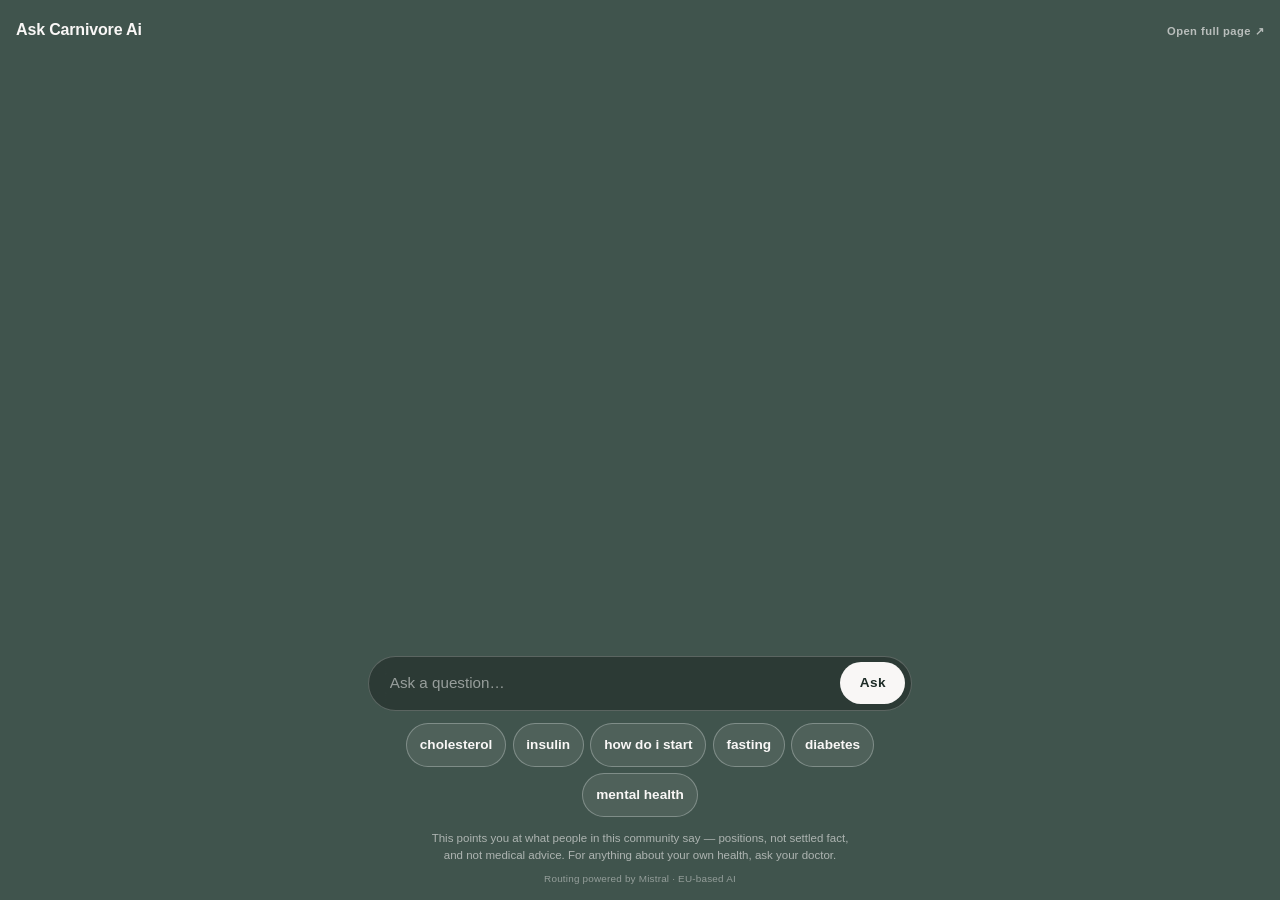
<file: embed.html>
<!doctype html>
<html lang="en">
<head>
<meta charset="utf-8">
<meta name="viewport" content="width=device-width, initial-scale=1">
<title>Ask Carnivore Ai</title>
<meta name="robots" content="noindex">
<meta name="theme-color" content="#4a1024">
<link rel="icon" href="data:image/svg+xml,%3Csvg xmlns='http://www.w3.org/2000/svg' viewBox='0 0 100 100'%3E%3Ctext y='.9em' font-size='90'%3E%F0%9F%A5%A9%3C/text%3E%3C/svg%3E">
<link rel="stylesheet" href="chat.css">
<style>
  /* ------------------------------------------------------------------
     The embeddable view (§16). This is what askcarnivores.com frames —
     a window onto the one bot, not a second copy of it. Our half of the
     deal is this page plus the frame-ancestors header in `_headers`;
     the floating button, the panel and its animation live in the portal
     repo and never touch anything here.

     Deliberately quieter than the landing page: no colour cycle, no
     morphing mark, no vignette. It sits inside somebody else's chrome
     and runs as long as their panel is open — a permanent animation
     would be a battery cost with nothing to say.

     `noindex`: the same bot already has a canonical page at
     askcarnivore.com. This one should not compete with it in search.
     ------------------------------------------------------------------ */

  *, *::before, *::after { border: 0; box-sizing: border-box; margin: 0; padding: 0; }

  :root {
    --c1: hsl(160 14% 29%);            /* eucalyptus — the landing's resting colour */
    --fg: hsl(20 20% 97%);
    --fg-soft: hsl(20 18% 97% / .82);
    --font: ui-sans-serif, -apple-system, BlinkMacSystemFont, "Segoe UI", Inter,
            Helvetica, Arial, sans-serif;
    font-size: 16px;
  }

  /* Fixed height, not min-height: inside a panel the thread must scroll
     within itself. If the body is allowed to grow, the head and the ask box
     leave the frame and the portal's panel gets a scrollbar of its own. */
  body {
    display: flex;
    flex-direction: column;
    height: 100svh;
    overflow: hidden;
    padding: 1.1rem 1rem 1rem;
    background: var(--c1);
    color: var(--fg);
    font-family: var(--font);
    line-height: 1.5;
    -webkit-font-smoothing: antialiased;
  }

  .head {
    display: flex;
    align-items: baseline;
    justify-content: space-between;
    gap: .75rem;
    margin-bottom: 1rem;
  }

  .head h1 { font-size: 1rem; font-weight: 700; letter-spacing: -.01em; }

  .head a {
    color: var(--fg-soft);
    font-size: .7rem;
    font-weight: 600;
    letter-spacing: .04em;
    text-decoration: none;
    opacity: .8;
    white-space: nowrap;
  }

  .head a:hover, .head a:focus-visible { opacity: 1; text-decoration: underline; }

  /* min-height:0 on both — without it a flex child refuses to shrink below its
     content, and `overflow-y: auto` on the thread never gets a chance to fire. */
  .chat { flex: 1; min-height: 0; display: flex; flex-direction: column; justify-content: flex-end; }
  .chat__thread { flex: 1; min-height: 0; max-height: none; }
  .head { flex: none; }

  /* Panel overrides for the chips. chat.css holds the shared rule; these three
     lines are what a small, fixed-height surface needs on top of it.

     `flex: none` is the important one: without it the chips would take their
     share of the space the thread is scrolling in, and grow at its expense as
     they wrap. Fixed, the cost is paid once and the thread absorbs it.

     The padding and the type shrink; the 2.75rem min-height does NOT. On a
     360px phone the six wrap to three rows and still leave the thread room to
     scroll, which is the trade this page makes: a smaller window on the
     conversation in exchange for knowing there is something to ask. */
  .chips {
    flex: none;
    margin-top: .75rem;
    gap: .4rem;
  }

  .chips button {
    padding: .5rem .8rem;
    font-size: .85rem;
  }

  /* Provider disclosure, carried here as well as on the landing page: framed
     inside the portal this is the only surface a person sees, so it is the
     only place the credit can appear for them. `flex: none` so the one line
     it costs comes off the panel, never off the thread's scrolling room. */
  .powered {
    flex: none;
    margin-top: .6rem;
    color: var(--fg-soft);
    font-size: .62rem;
    letter-spacing: .02em;
    line-height: 1;
    text-align: center;
    opacity: .55;
  }
</style>
</head>
<body>
  <div class="head">
    <h1>Ask Carnivore Ai</h1>
    <!-- The only tie between the two sites is a public hyperlink — including
         this one, pointing back out of the frame to our own page. -->
    <a href="https://askcarnivore.com" target="_blank" rel="noopener">Open full page ↗</a>
  </div>

  <section class="chat" id="chat">
    <div class="chat__thread" id="thread" role="log" aria-live="polite" aria-label="Conversation"></div>

    <form class="chat__form" id="ask-form">
      <label class="visually-hidden" for="q">Ask about the carnivore diet</label>
      <input class="chat__input" id="q" name="q" type="text" autocomplete="off"
             enterkeyhint="send" maxlength="500" placeholder="Ask a question…" required>
      <button class="chat__send" id="send" type="submit">Ask</button>
    </form>

    <!-- The same six the landing carries, and here they do a second job: this
         panel opens with an empty thread and no page around it, so without
         them a person is looking at a box and a cursor with no sign of what
         the thing knows. Mirror any change into index.html.

         English, like the rest of this page. Styling is chat.css; the sizing
         overrides for a panel are in the <style> above; the behaviour is
         chips.js, loaded after chat.js at the foot. -->
    <div class="chips" id="chips">
      <button type="button">cholesterol</button>
      <button type="button">insulin</button>
      <button type="button">how do i start</button>
      <button type="button">fasting</button>
      <button type="button">diabetes</button>
      <button type="button">mental health</button>
    </div>

    <p class="chat__note">
      This points you at what people in this community say — positions, not
      settled fact, and not medical advice. For anything about your own health,
      ask your doctor.
    </p>
  </section>

  <!-- Plain text, no link and no logo — disclosure, not a partnership badge.
       Same sentence as the landing page's footer; change one, change both. -->
  <p class="powered">Routing powered by Mistral · EU-based AI</p>

<script src="chat.js"></script>
<!-- After chat.js, never before: requestSubmit() fires a real submit event and
     chat.js is what listens for it. Load this first and a chip press navigates
     the page to ?q=… instead of asking. Same rule on the landing. -->
<script src="chips.js"></script>
</body>
</html>
</file>
<file: chat.css>
/* ---------------------------------------------------------------------------
   Chat surface — shared by / and /embed.

   Same file on both pages, deliberately. The landing page and the embed are two
   views of one bot (§16); a copied stylesheet is a copy that drifts. The
   self-contained rule in CLAUDE.md is about external dependencies — no CDN, no
   build step — and that still holds: this is one same-origin file with no
   dependencies of its own.

   Colour tokens (--fg, --c1 …) are declared by each host page.
   --------------------------------------------------------------------------- */

.chat {
  width: 100%;
  max-width: 34rem;
  margin: 0 auto;
  text-align: left;
}

.chat__thread {
  display: flex;
  flex-direction: column;
  gap: 1.1rem;
  max-height: min(56svh, 32rem);
  overflow-y: auto;
  overscroll-behavior: contain;
  scrollbar-width: thin;
  scrollbar-color: hsl(0 0% 100% / .3) transparent;
}

.chat__thread:not(:empty) { margin-bottom: 1.25rem; }

/* ---- turns ---- */

.turn { animation: turn-in .35s cubic-bezier(.16, 1, .3, 1) both; }

.turn--you {
  align-self: flex-end;
  max-width: 85%;
  padding: .55rem .95rem;
  border-radius: 1.1rem 1.1rem .25rem 1.1rem;
  background: hsl(0 0% 100% / .14);
  font-size: .95rem;
}

.turn--bot { max-width: 100%; }

.turn__copy {
  font-size: .95rem;
  line-height: 1.55;
  color: var(--fg, #fff);
  text-wrap: pretty;
}

/* The creator-scoped miss: "nothing from them on this, here is the topic".
   Softer than the copy above it and sitting just clear of the list, because it
   is a caveat about what follows, not the answer itself. Same size, though —
   this is the sentence that stops the list being read as that person's work,
   and the audience is 50+ (§16). */
.turn__note {
  font-size: .95rem;
  line-height: 1.55;
  color: var(--fg-soft, hsl(0 0% 100% / .72));
  margin-top: .5rem;
  text-wrap: pretty;
}

/* ---- the links: the actual product ---- */

.results {
  display: flex;
  flex-direction: column;
  gap: .5rem;
  margin-top: .9rem;
  list-style: none;
}

.result {
  display: block;
  padding: .95rem 1.05rem;
  border: 1px solid hsl(0 0% 100% / .16);
  border-radius: .8rem;
  background: hsl(0 0% 0% / .26);
  -webkit-backdrop-filter: blur(6px);
  backdrop-filter: blur(6px);
  color: inherit;
  text-decoration: none;
  transition: background .2s ease, border-color .2s ease, transform .2s ease;
}

.result:hover,
.result:focus-visible {
  border-color: hsl(0 0% 100% / .4);
  background: hsl(0 0% 0% / .38);
  transform: translateY(-1px);
}

.result:focus-visible {
  outline: 2px solid hsl(0 0% 100% / .75);
  outline-offset: 2px;
}

/* Three separate things, and they have to LOOK like three separate things.
   They were technically stacked before — display:block, a 4px gap — but at
   .92 / .82 / .7rem they were near enough in size to read as one paragraph,
   which is what an English title above a Greek label actually did. The
   audience is 50+ (§16), so the fix is hierarchy and air, not more rules. */
.result__title {
  display: block;
  font-size: 1.02rem;
  font-weight: 650;
  line-height: 1.35;
  letter-spacing: -.005em;
}

.result__label {
  display: block;
  margin-top: .45rem;
  padding-left: .7rem;
  border-left: 2px solid hsl(0 0% 100% / .22);
  font-size: .88rem;
  line-height: 1.5;
  color: var(--fg-soft, hsl(0 0% 100% / .82));
}

.result__meta {
  display: flex;
  flex-wrap: wrap;
  align-items: center;
  gap: .4rem;
  margin-top: .7rem;
}

/* Chips rather than a dot-separated run. Three short facts side by side are
   scannable; the same three joined by middots are a sentence you have to read.
   Each also gets a real edge, which matters on a background that shifts hue. */
.result__meta span {
  padding: .2rem .55rem;
  border: 1px solid hsl(0 0% 100% / .2);
  border-radius: 999px;
  font-size: .76rem;
  line-height: 1.35;
  white-space: nowrap;
}

.result__meta .meta--creator {
  border-color: hsl(0 0% 100% / .34);
  font-weight: 600;
}

/* Cross-language is the one that changes what a person will experience when
   they click, so it is the one allowed to stand out. */
.result__meta .tag--lang {
  border-color: hsl(45 90% 70% / .5);
  background: hsl(45 90% 60% / .12);
}

/* Cross-language is stated, never hidden — and never a reason to drop a link. */
.tag--lang {
  padding: .1rem .4rem;
  border: 1px solid hsl(0 0% 100% / .3);
  border-radius: 999px;
  letter-spacing: .06em;
}

.tag--lang::after { content: none !important; }

.fallback {
  display: inline-block;
  margin-top: .8rem;
  color: var(--fg, #fff);
  font-size: .88rem;
  font-weight: 600;
  text-decoration: underline;
  text-underline-offset: .22em;
}

/* ---- ask box ---- */

.chat__form {
  display: flex;
  gap: .5rem;
  padding: .35rem;
  border: 1px solid hsl(0 0% 100% / .22);
  border-radius: 999px;
  background: hsl(0 0% 0% / .3);
  -webkit-backdrop-filter: blur(8px);
  backdrop-filter: blur(8px);
}

.chat__form:focus-within { border-color: hsl(0 0% 100% / .55); }

.chat__input {
  flex: 1;
  min-width: 0;
  padding: .6rem .35rem .6rem .95rem;
  background: none;
  color: var(--fg, #fff);
  font: inherit;
  font-size: .95rem;
}

.chat__input::placeholder { color: hsl(0 0% 100% / .5); }
.chat__input:focus { outline: none; }

.chat__send {
  flex: none;
  padding: .55rem 1.2rem;
  border-radius: 999px;
  background: var(--fg, #fff);
  /* The only colour in this file that is not a white or black alpha over
     whatever ground the host page sets — and so the only line here that had
     to move when the ground went from wine to eucalyptus. Everything else
     followed on its own, which is why the panel and the landing never
     disagreed before now. Dark enough to read on the white pill: 14.7:1. */
  color: hsl(160 20% 14%);
  font: inherit;
  font-size: .85rem;
  font-weight: 700;
  letter-spacing: .04em;
  cursor: pointer;
  transition: opacity .2s ease, transform .2s ease;
}

.chat__send:hover:not(:disabled) { transform: translateY(-1px); }
.chat__send:disabled { opacity: .5; cursor: default; }

.chat__send:focus-visible {
  outline: 2px solid hsl(0 0% 100% / .75);
  outline-offset: 2px;
}

/* ---- the register toggle: the person picks the depth (§14.4) ---- */

/* Deliberately NOT a small chat-bubble affordance. The audience is 50+, often
   reading with fatigue (§16), so this is a full-width target with words on it
   — 3.25rem tall, the same reading size as a result title. It sits under the
   list it swaps, because that is the thing it acts on. */
.deeper {
  display: block;
  width: 100%;
  min-height: 3.25rem;
  margin-top: .7rem;
  padding: .85rem 1.1rem;
  border: 1px solid hsl(0 0% 100% / .38);
  border-radius: .8rem;
  background: hsl(0 0% 0% / .2);
  -webkit-backdrop-filter: blur(6px);
  backdrop-filter: blur(6px);
  color: inherit;
  font: inherit;
  font-size: 1rem;
  font-weight: 650;
  text-align: center;
  cursor: pointer;
  transition: background .2s ease, border-color .2s ease, transform .2s ease;
}

.deeper:hover,
.deeper:focus-visible {
  border-color: hsl(0 0% 100% / .6);
  background: hsl(0 0% 0% / .34);
  transform: translateY(-1px);
}

.deeper:focus-visible {
  outline: 2px solid hsl(0 0% 100% / .75);
  outline-offset: 2px;
}

/* ---- topic chips ---- */

/* Ways in for someone who would rather not type — and, on /embed, the only
   prompt a person gets that there is anything to ask about at all. The two
   surfaces carry different counts on purpose: eight on the landing, six in
   the panel, which has less room to spend.

   Layout is NOT here. This rule wraps them in a centred flex row, which is
   what the panel wants; the landing overrides it with a fixed-column grid in
   its own <style>, because eight chips of uneven width wrapping freely leave
   a short last row.

   Here rather than in either page's own <style> because both surfaces use
   them and this file is the chat surface both surfaces share. The behaviour
   is chips.js, loaded after chat.js on each page. /embed adds a few
   panel-sized overrides of its own; the base below is the landing's.

   No transform and no animation. Hover and focus change colour only —
   nothing on these surfaces moves, and the chips are not an exception. */
.chips {
  display: flex;
  flex-wrap: wrap;
  justify-content: center;
  gap: .5rem;
  margin-top: 1rem;
}

.chips button {
  /* 2.75rem is a comfortable tap on a phone and it is a floor, not a
     preference — the readers this surface is built for need the target more
     than the page needs the pixels. /embed shrinks the padding and the type
     to fit a panel; it does not shrink this. */
  min-height: 2.75rem;
  padding: .55rem 1rem;
  border: 1px solid hsl(0 0% 100% / .28);
  border-radius: 1.5rem;
  background: hsl(0 0% 100% / .08);
  color: var(--fg, #fff);
  font-family: inherit;
  font-size: clamp(.8rem, 2.8vw, .9rem);
  font-weight: 600;
  line-height: 1;
  cursor: pointer;
  transition: background-color .2s ease, border-color .2s ease;
}

.chips button:hover:not(:disabled) {
  background: hsl(0 0% 100% / .16);
  border-color: hsl(0 0% 100% / .45);
}

.chips button:focus-visible {
  outline: 2px solid hsl(0 0% 100% / .75);
  outline-offset: 2px;
}

/* chips.js mirrors chat.js's busy state onto these, so a chip pressed while
   an answer is in flight looks busy rather than broken. */
.chips button:disabled {
  opacity: .45;
  cursor: default;
}

/* ---- notes: disclaimer, waiting state, warnings ---- */

.chat__note {
  margin-top: .8rem;
  color: var(--fg-soft, hsl(0 0% 100% / .82));
  font-size: .72rem;
  line-height: 1.5;
  text-align: center;
  opacity: .72;
  text-wrap: balance;
}

.waiting {
  display: inline-flex;
  gap: .3rem;
  align-items: center;
  font-size: .85rem;
  color: var(--fg-soft, hsl(0 0% 100% / .82));
}

.waiting i {
  width: .3rem;
  height: .3rem;
  border-radius: 50%;
  background: currentcolor;
  animation: waiting-pulse 1.2s ease-in-out infinite;
}

.waiting i:nth-child(2) { animation-delay: .15s; }
.waiting i:nth-child(3) { animation-delay: .3s; }

.notice {
  margin-bottom: 1rem;
  padding: .6rem .9rem;
  border: 1px solid hsl(45 90% 70% / .5);
  border-radius: .7rem;
  background: hsl(45 90% 50% / .14);
  font-size: .78rem;
  line-height: 1.5;
  text-align: left;
}

.turn--error .turn__copy { color: hsl(20 100% 92%); }

.visually-hidden {
  position: absolute;
  width: 1px;
  height: 1px;
  overflow: hidden;
  clip-path: inset(50%);
  white-space: nowrap;
}

@keyframes turn-in {
  from { opacity: 0; transform: translateY(8px); }
  to   { opacity: 1; transform: none; }
}

@keyframes waiting-pulse {
  0%, 100% { opacity: .3; }
  50%      { opacity: 1; }
}

@media (prefers-reduced-motion: reduce) {
  .turn, .waiting i { animation: none !important; }
  .result:hover, .chat__send:hover:not(:disabled), .deeper:hover { transform: none; }
}
</file>
